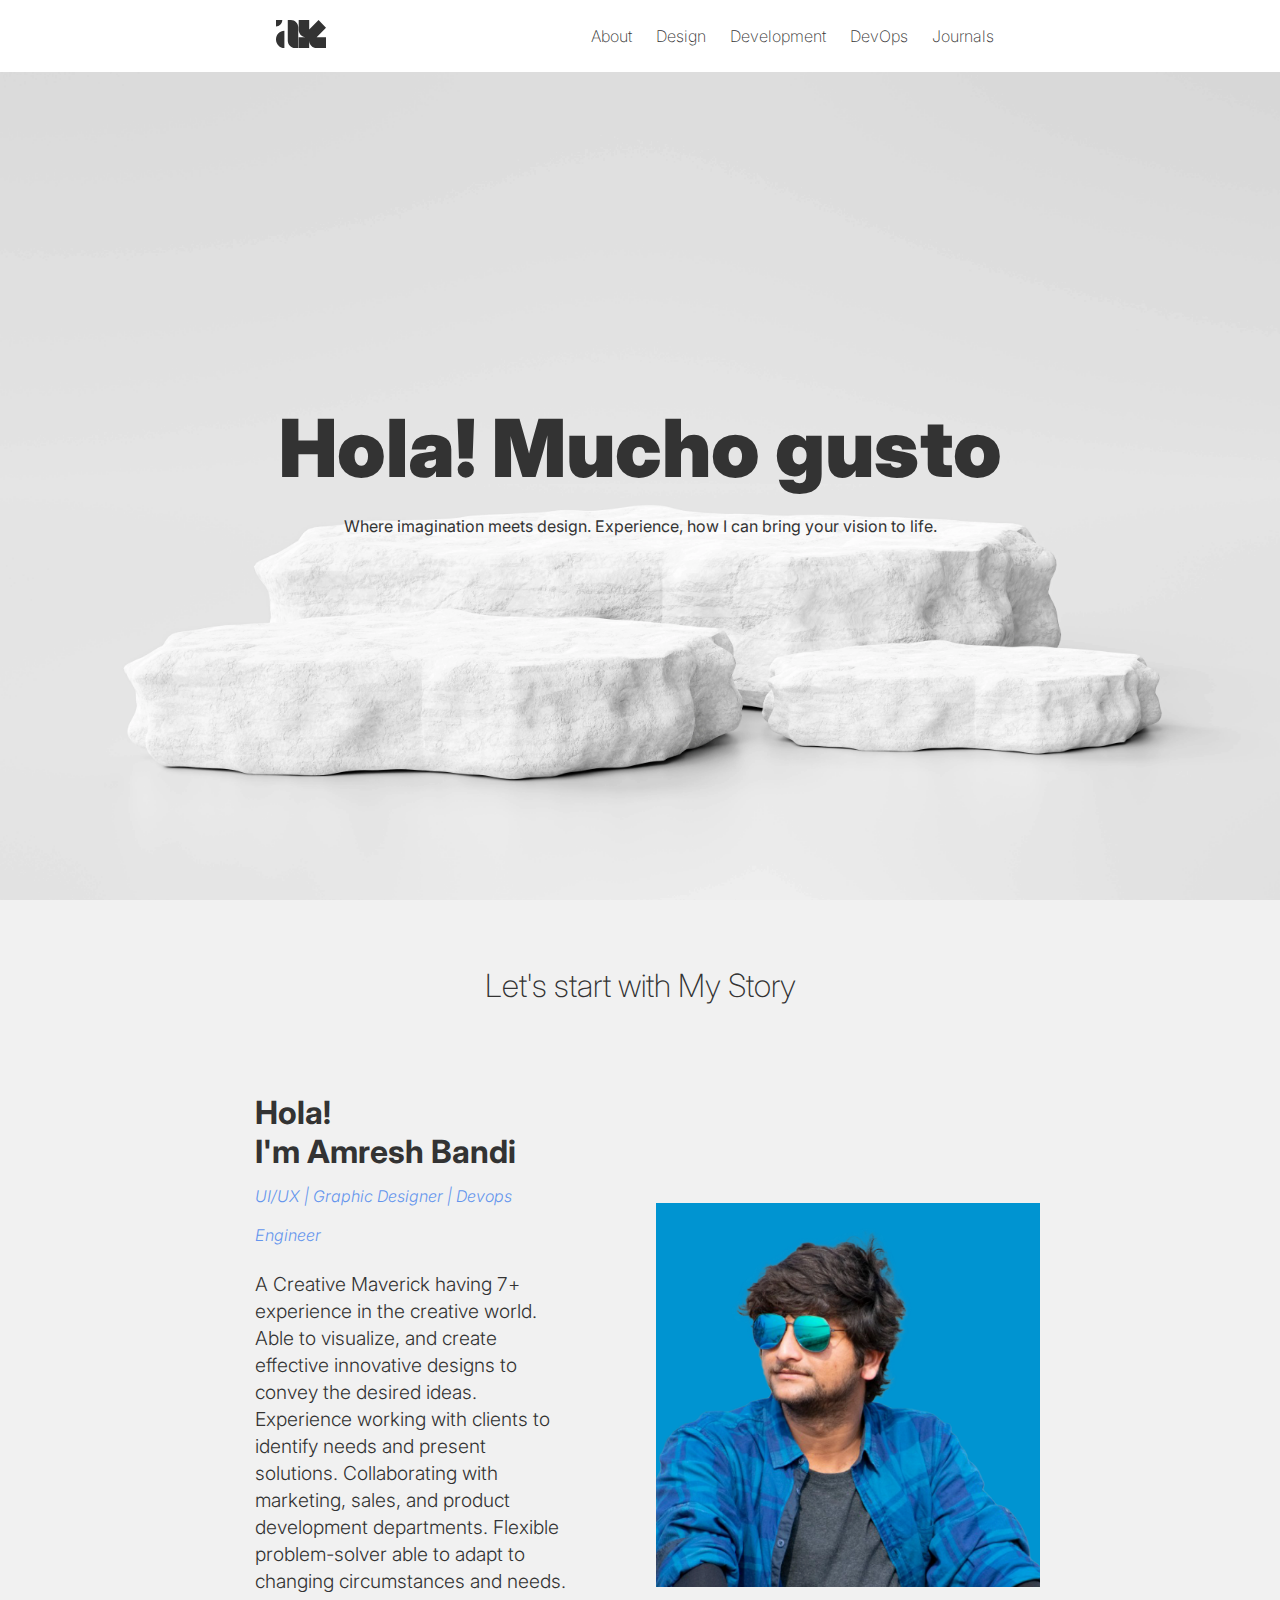
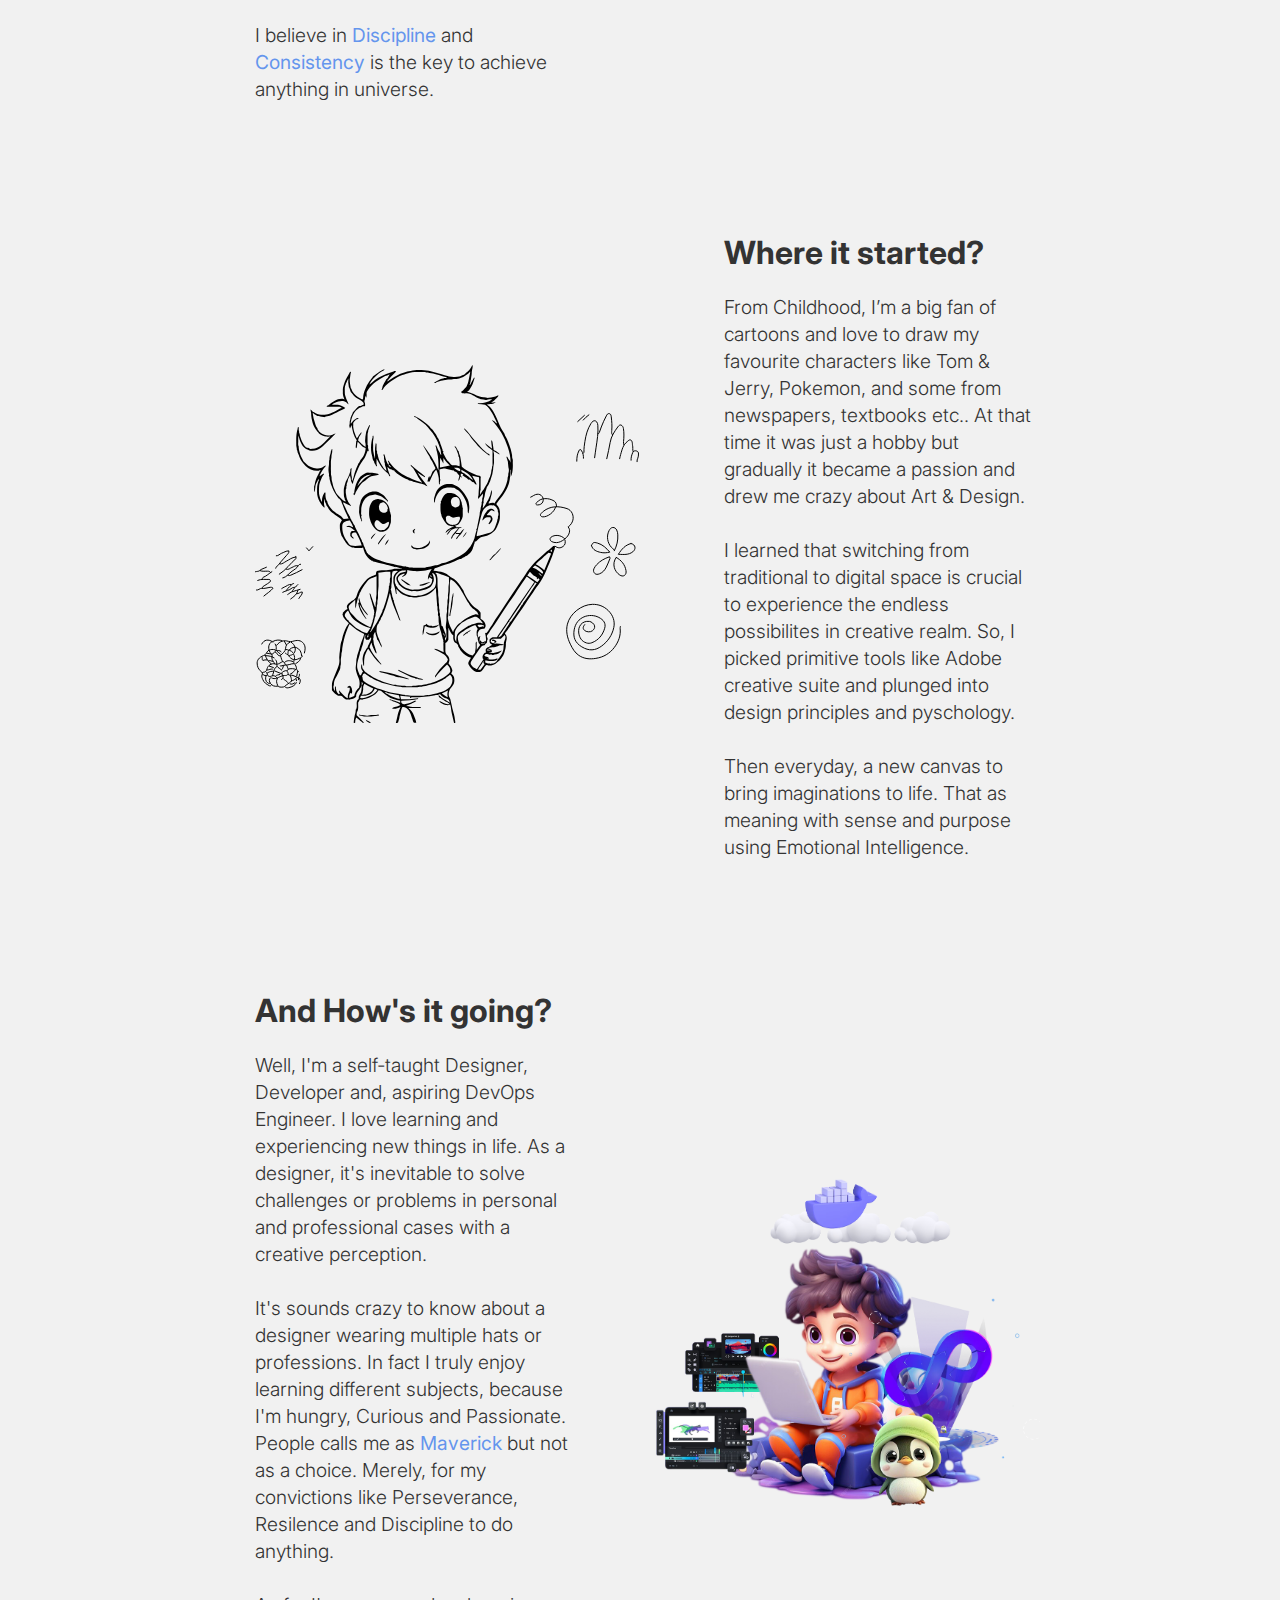
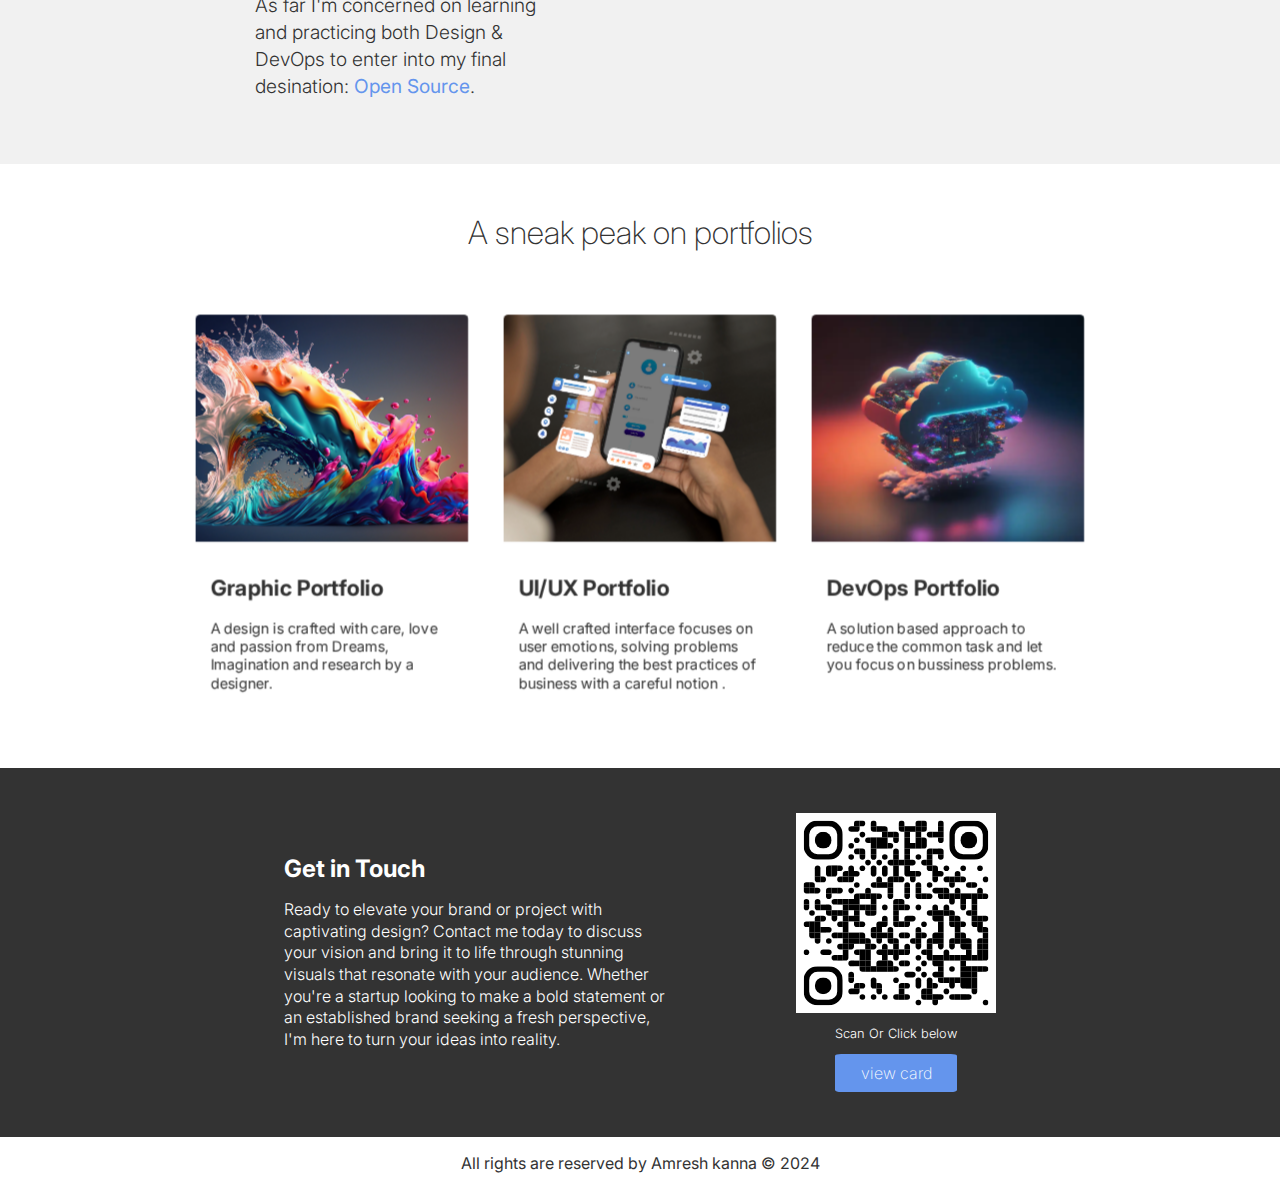
<file: index.html>
<!DOCTYPE html>
<html lang="en">
<head>
  <meta charset="UTF-8">
  <meta name="viewport" content="width=device-width, initial-scale=1.0"> 
  <link rel="apple-touch-icon" sizes="180x180" href="assets/img/favicon_io/apple-touch-icon.png">
  <link rel="icon" type="image/png" sizes="32x32" href="assets/img/favicon_io/favicon-32x32.png">
  <link rel="icon" type="image/png" sizes="16x16" href="assets/img/favicon_io/favicon-16x16.png">
  <link rel="manifest" href="/assets/img/favicon_io/site.webmanifest">
  <link href='https://fonts.googleapis.com/css?family=Inter' rel='stylesheet'>
  <link rel="stylesheet" href="assets/css/style.css">
  <title>Amresh Kanna</title>
</head>
<body class="Wrapper">
  <header>
    <!-- Navigation or menu bar code-->
  <div class="nav">
    <input type="checkbox" id="nav-check">
    <div class="nav-header">
      <div class="nav-title">
        <a href="https://amreshkanna.com/">
       <img src="assets/img/SVG/Logo-Black.svg" alt="logo">
      </a>
      </div>
    </div>
    <div class="nav-btn">
      <label for="nav-check">
        <span></span>
        <span></span>
        <span></span>
      </label>
    </div>
    <div class="nav-links">
      <a href="pages/about.html" target="_self">About</a>
      <a href="pages/design.html" target="_self">Design</a>
      <a href="pages/development.html" target="_self">Development</a>
      <a href="pages/devops.html" target="_self">DevOps</a>
      <a href="pages/journals.html" target="_self">Journals</a>
    </div>
  </div>
<!-- Hero section or big text code -->
  <div class="hero-text">
    <h1>Hola! Mucho gusto</h1>
    <p>Where imagination meets design. Experience, how I can bring your vision to life.</p> 
  </div>
</header>
<!-- Introduction section  -->
<div class="intro-section ">
  <h1>Let's start with My Story</h1>
  <!-- my photo and brief about me -->
  <div class="item1-container">
    <div class="item-left">
     <h1>Hola!<br>I'm Amresh Bandi<br>
    <span> <em> UI/UX | Graphic Designer | Devops Engineer </em> </span>
    </h1>
     <p>
      A Creative Maverick having 7+ experience in the creative world. Able to visualize, and create effective innovative designs to convey the desired ideas. Experience working with clients to identify needs and present solutions. Collaborating with marketing, sales, and product development departments. Flexible problem-solver able to adapt to changing circumstances and needs.
      <br>
      <br>
      I believe in <b>Discipline</b> and <b>Consistency</b> is the key to achieve anything in
      universe.
    </p>
    </div>
    <div class="item-right">
      <img src="assets/img/Profile photo.webp" alt="my profile photo">
    </div>
  </div>
  <!-- My story section -->
  <div class="item2-container">
    <div class="item-left"> <img src="assets/img/SVG/Littleboy.svg" alt="boy with pencil"></div>
    <div class="item-right">
      <h1>Where it started?</h1>
      <p>From Childhood, I’m a big fan of cartoons and love to draw my favourite characters like Tom & Jerry, Pokemon, and some from newspapers, textbooks etc.. At that time it was just a hobby but gradually it became a passion and drew me crazy about Art & Design.
       <br>
      <br>
        I learned that switching from traditional to digital space is crucial to experience the endless possibilites in creative realm. So, I picked primitive tools like Adobe creative suite and plunged into design principles and pyschology.
        <br>
        <br>
        Then everyday, a new canvas to bring imaginations to life. That as meaning with sense and purpose using Emotional Intelligence.
        </p>
    </div>
  </div>
<!-- What's going section -->
  <div class="item3-container">
    <div class="item-left">
     <h1>And How's it going? </h1>
     <p>
      Well, I'm a self-taught Designer, Developer and, aspiring DevOps Engineer. I love learning and  experiencing new things in life. As a designer, it's inevitable to solve challenges or problems in personal and professional cases with a creative perception.
      <br>
      <br>
      It's sounds crazy to know about a designer wearing multiple hats or professions. In fact I truly enjoy learning different subjects, because I'm hungry, Curious and Passionate. People calls me as <b>Maverick</b> but not as a choice. Merely, for my convictions like Perseverance, Resilence and Discipline to do anything.
      <br>
      <br>
      As far I'm concerned on learning and practicing both Design & DevOps to enter into my final desination: <b>Open Source</b>.
    </p>

    </div>
    <div class="item-right">
      <img src="assets/img/boy3dillustration.png" alt="Graphic illustration">
    </div>
  </div>
</div>

<div class="cards-title">
  <h1>A sneak peak on portfolios</h1>
</div>

<!-- Portfolio flip cards section -->
<div class="portfolios">
  <div class="cardContainer inactive">
    <!-- Flip card 1 -->
    <div class="card">
      <div class="side front">
        <div class="img img1"></div>
        <div class="info">
          <h2>Graphic Portfolio</h2>
          <p>A design is crafted with care, love and passion from Dreams, Imagination and research by a designer.</p>
        </div>
      </div>
      <div class="side back">
        <div class="info">
          <h2>At a Glance</h2>
          <ul>
            <li>Logo & Branding</li>
            <li>Marketing Colaterals</li>
            <li>Packaging Design</li>
            <li>Print Media</li>
            <li>illustrations</li>
          </ul>
          <div class="btn">
            <h4>View Portfolio</h4>
            <a href="#">
            <svg fill="#fff" height="24" viewBox="0 0 24 24" width="24" xmlns="http://www.w3.org/2000/svg"><path d="M8.59 16.34l4.58-4.59-4.58-4.59L10 5.75l6 6-6 6z"/><path d="M0-.25h24v24H0z" fill="none"/></svg></a>
          </div>
        </div>
      </div>
    </div>
  </div>
  <!-- flip card two -->
  <div class="cardContainer inactive">
    <div class="card">
      <div class="side front">
        <div class="img img2"></div>
        <div class="info">
          <h2>UI/UX Portfolio</h2>
          <p>A well crafted interface focuses on user emotions, solving problems and delivering the best practices of business with a careful notion .</p>
        </div>
      </div>
      <div class="side back">
        <div class="info">
          <h2>At a glance</h2>
          
          <ul>
            <li>Landing pages</li>
            <li>Login / Signup pages</li>
            <li>Dashboards</li>
            <li>Mobile Apps</li>
            <li>User Research</li>
          </ul>
          <div class="btn">
            <h4>View Portfolio</h4>
            <svg fill="#fff" height="24" viewBox="0 0 24 24" width="24" xmlns="http://www.w3.org/2000/svg"><path d="M8.59 16.34l4.58-4.59-4.58-4.59L10 5.75l6 6-6 6z"/><path d="M0-.25h24v24H0z" fill="none"/></svg>
          </div>
        </div>
      </div>
    </div>
  </div>
  <!-- flip card three -->
  <div class="cardContainer inactive">
    <div class="card">
      <div class="side front">
        <div class="img img3"></div>
        <div class="info">
          <h2>DevOps Portfolio</h2>
          <p>A solution based approach to reduce the common task and let you focus on bussiness problems.</p>
        </div>
      </div>
      <div class="side back">
        <div class="info">
          <h2>At a glance</h2>
          
          <ul>
            <li>Server Administration</li>
            <li>Cloud Solutions</li>
            <li>CI/CD Pipelines</li>
            <li>Security</li>
          </ul>
          <div class="btn">
            <h4>View Portfolio</h4>
            <svg fill="#fff" height="24" viewBox="0 0 24 24" width="24" xmlns="http://www.w3.org/2000/svg"><path d="M8.59 16.34l4.58-4.59-4.58-4.59L10 5.75l6 6-6 6z"/><path d="M0-.25h24v24H0z" fill="none"/></svg>
          </div>
        </div>
      </div>
    </div>
  </div>
  </div>
  <!-- Testimonials -->
  
<!-- Profile container -->
 <div class="Vcontainer">

  <div class="content">
    <h1>Get in Touch</h1>
    <p>Ready to elevate your brand or project with captivating design? Contact me today to discuss your vision and bring it to life through stunning visuals that resonate with your audience. Whether you're a startup looking to make a bold statement or an established brand seeking a fresh perspective, I'm here to turn your ideas into reality.</p>
  </div>
  
  <div class="scanCode">
    <img src="assets/img/SVG/DigitalCard.svg" alt="QR code for Digital Card" height="200" width="200">
    <p> Scan Or Click below</p>
   <a href="https://amreshkanna1.github.io/DigitalCard/" target="_blank">view card</a>
  </div>

</div> 



<footer>
<p>All rights are reserved by Amresh kanna &copy; 2024</p>
</footer>

<!-- Fliping cards script -->
  <script>
    const cards = document.querySelectorAll('.card');
    function transition() {
      if (this.classList.contains('active')) {
        this.classList.remove('active');
      } else {
        this.classList.add('active');
      }
    }
    cards.forEach(card => card.addEventListener('click', transition));
    </script>
    <!-- <script src="assets/js/scripts.js"></script> -->
</body>
</html>
</file>
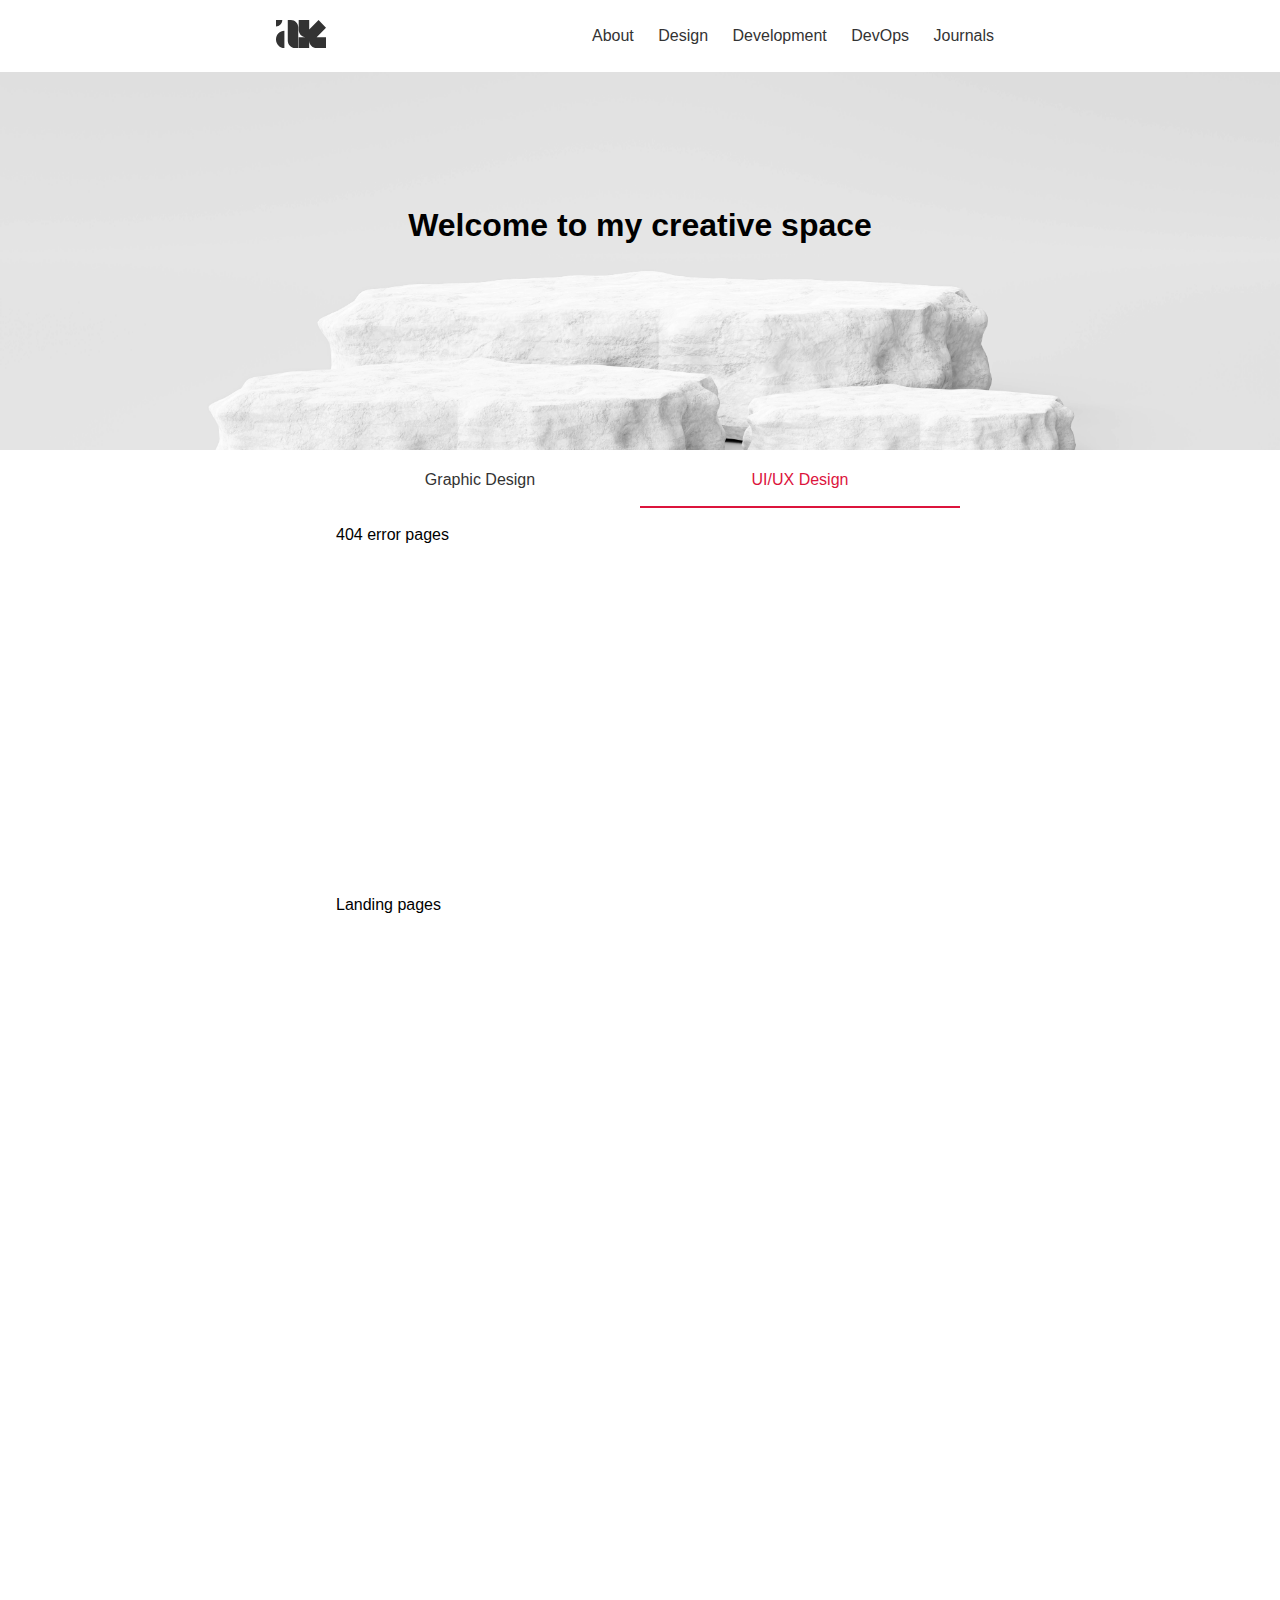
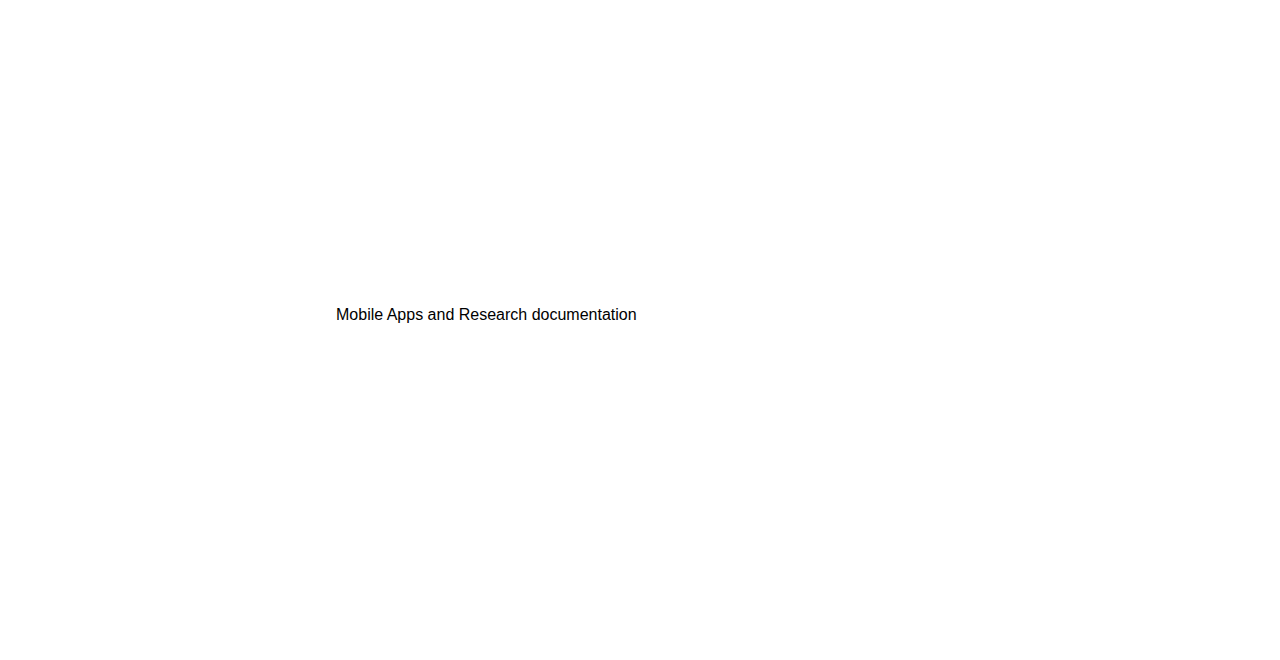
<file: pages/design.html>
<!DOCTYPE html>
<html lang="en">
<head>
  <meta charset="UTF-8">
  <meta name="viewport" content="width=device-width, initial-scale=1.0">
  <link rel="apple-touch-icon" sizes="192x192" href="/assets/img/favicon_io/android-chrome-192x192.png">
  <link rel="apple-touch-icon" sizes="512x512" href="/assets/img/favicon_io/android-chrome-512x512.png">
  <link rel="apple-touch-icon" sizes="180x180" href="/assets/img/favicon_io/apple-touch-icon.png">
  <link rel="icon" type="image/png" sizes="32x32" href="/assets/img/favicon_io/favicon-32x32.png">
  <link rel="icon" type="image/png" sizes="16x16" href="/assets/img/favicon_io/favicon-16x16.png">
  <link rel="manifest" href="/assets/img/favicon_io/site.webmanifest">
  <link href='https://fonts.googleapis.com/css?family=Inter' rel='stylesheet'>
  <link rel="stylesheet" href="/assets/css/design.css">
  <link
  rel="stylesheet"
  href="/assets/css/Mobile.css"
  media="only screen and (min-width: 320px) and (max-width: 768px)"/>
  <title>Design</title>
</head>
<body>
  <header>
    <!-- Navigation or menu bar code-->
  <div class="nav">
    <input type="checkbox" id="nav-check">
    <div class="nav-header">
      <div class="nav-title">
        <a href="https://amreshkanna.com/">
       <img src="/assets/img/SVG/Logo-Black.svg" alt="logo">
      </a>
      </div>
    </div>
    <div class="nav-btn">
      <label for="nav-check">
        <span></span>
        <span></span>
        <span></span>
      </label>
    </div>
    <div class="nav-links">
      <a href="/pages/about.html" target="_self">About</a>
      <a href="/pages/design.html" target="_self">Design</a>
      <a href="/pages/development.html" target="_self">Development</a>
      <a href="/pages/devops.html" target="_self">DevOps</a>
      <a href="/pages/journals.html" target="_self">Journals</a>
    </div>
  </div>
<!-- Hero section or big text code -->
<div class="mytext">
  <h1>Welcome to my creative space</h1>
  <!-- <p>Portfolios information will be present</p>  -->
</div> 
</header>


<!-- Tabs  -->
<div class="tab-wrap">
  <input type="radio" name="tabs" id="tab1" checked>
  <div class="tab-label-content" id="tab1-content">
    <label class="sections"for="tab1">Graphic Design</label>
    <div class="tab-content"> 
      <div class="branding">
        <p>Logo and Branding</p>
        <iframe src="https://www.behance.net/embed/project/169612967?ilo0=1" height="316" width="404" allowfullscreen lazyload frameborder="0" allow="clipboard-write" refererPolicy="strict-origin-when-cross-origin"></iframe>
        <iframe src="https://www.behance.net/embed/project/169310419?ilo0=1" height="316" width="404" allowfullscreen lazyload frameborder="0" allow="clipboard-write" refererPolicy="strict-origin-when-cross-origin"></iframe>
        <iframe src="https://www.behance.net/embed/project/141416321?ilo0=1" height="316" width="404" allowfullscreen lazyload frameborder="0" allow="clipboard-write" refererPolicy="strict-origin-when-cross-origin"></iframe>
      </div>
      <div class="socialmedia">
        <p>Social Media Posts</p>
        <iframe src="https://www.behance.net/embed/project/186611821?ilo0=1" height="316" width="404" allowfullscreen lazyload frameborder="0" allow="clipboard-write" refererPolicy="strict-origin-when-cross-origin"></iframe>
        <iframe src="https://www.behance.net/embed/project/171101099?ilo0=1" height="316" width="404" allowfullscreen lazyload frameborder="0" allow="clipboard-write" refererPolicy="strict-origin-when-cross-origin"></iframe>
        <iframe src="https://www.behance.net/embed/project/149254245?ilo0=1" height="316" width="404" allowfullscreen lazyload frameborder="0" allow="clipboard-write" refererPolicy="strict-origin-when-cross-origin"></iframe>
        <iframe src="https://www.behance.net/embed/project/104279005?ilo0=1" height="316" width="404" allowfullscreen lazyload frameborder="0" allow="clipboard-write" refererPolicy="strict-origin-when-cross-origin"></iframe>
        <iframe src="https://www.behance.net/embed/project/170417571?ilo0=1" height="316" width="404" allowfullscreen lazyload frameborder="0" allow="clipboard-write" refererPolicy="strict-origin-when-cross-origin"></iframe>
        <iframe src="https://www.behance.net/embed/project/191762267?ilo0=1" height="316" width="404" allowfullscreen lazyload frameborder="0" allow="clipboard-write" refererPolicy="strict-origin-when-cross-origin"></iframe>
      </div>
    <div class="character">
       <p>Character Design or illustration</p>
         <iframe src="https://www.behance.net/embed/project/176131113?ilo0=1" height="316" width="404" allowfullscreen lazyload frameborder="0" allow="clipboard-write" refererPolicy="strict-origin-when-cross-origin"></iframe>
    </div>
    <div class="package">
      <p>Package design</p>
      <iframe src="https://www.behance.net/embed/project/161916053?ilo0=1" height="316" width="404" allowfullscreen lazyload frameborder="0" allow="clipboard-write" refererPolicy="strict-origin-when-cross-origin"></iframe>
    </div>

    <div class="posters">
      <p>Poster Designs</p>
      <iframe src="https://www.behance.net/embed/project/150609941?ilo0=1" height="316" width="404" allowfullscreen lazyload frameborder="0" allow="clipboard-write" refererPolicy="strict-origin-when-cross-origin"></iframe>
      <iframe src="https://www.behance.net/embed/project/150871999?ilo0=1" height="316" width="404" allowfullscreen lazyload frameborder="0" allow="clipboard-write" refererPolicy="strict-origin-when-cross-origin"></iframe>





    </div>
    </div>
  </div>
  <input type="radio" name="tabs" id="tab2" checked>
  <div class="tab-label-content" id="tab2-content">
    <label class="sections"for="tab2">UI/UX Design</label>
    <div class="tab-content"> 
     <div class="404pages">
      <p>404 error pages </p>
      <iframe src="https://www.behance.net/embed/project/173338521?ilo0=1" height="316" width="404" allowfullscreen lazyload frameborder="0" allow="clipboard-write" refererPolicy="strict-origin-when-cross-origin"></iframe>
     </div>

     <div class="landingPages">
      <p>Landing pages</p>
      <iframe src="https://www.behance.net/embed/project/182645653?ilo0=1" height="316" width="404" allowfullscreen lazyload frameborder="0" allow="clipboard-write" refererPolicy="strict-origin-when-cross-origin"></iframe>
      <iframe src="https://www.behance.net/embed/project/183150925?ilo0=1" height="316" width="404" allowfullscreen lazyload frameborder="0" allow="clipboard-write" refererPolicy="strict-origin-when-cross-origin"></iframe>
      <iframe src="https://www.behance.net/embed/project/186693905?ilo0=1" height="316" width="404" allowfullscreen lazyload frameborder="0" allow="clipboard-write" refererPolicy="strict-origin-when-cross-origin"></iframe>

     </div>  
     <div class="mobileApps">
      <p>Mobile Apps and Research documentation</p>
      <iframe src="https://www.behance.net/embed/project/184087933?ilo0=1" height="316" width="404" allowfullscreen lazyload frameborder="0" allow="clipboard-write" refererPolicy="strict-origin-when-cross-origin"></iframe>
     </div>  
    </div>
  </div>

  <div class="slide"></div>
  </div>
</body>
</html>
</file>
<file: assets/css/style.css>
@import 'navbar.css';

:root {
  font-family: 'Inter', sans-serif;
}

@supports (font-variation-settings: normal) {
  :root {
    font-family: 'Inter var', sans-serif;
  }
}

* {
  box-sizing: border-box;
}

body {
  margin: 0px;
  font-family: 'inter', sans-serif;
  color: #333;
}

.wrapper {
  display: flex;
  flex-flow: column;
}

header {
  background: url(/assets/img/White-stones.webp);
  width: 100vw;
  height: 100vh;
  background-repeat: no-repeat;
  background-position-x: center;
  background-position-y: center;
  background-size: cover;
  display: flex;
  flex-flow: column;
  flex-wrap: nowrap;
  align-content: space-between;
  justify-content: space-around;
  align-items: center;
}


/* Hero section css */

.hero-text {
  padding-top: 0vh;
  line-height: 10vh;
}

.hero-text h1 {
  font-size: 5em;
  font-weight: 900;
  padding: 0px 20vw;
  width: 100vw;
  color: #333;
  text-align: center;
}

.hero-text p {
  margin-top: -30px;
  line-height: 2vh;
  text-align: center;
}


/* Introduction section */
.intro-section {
  width: 100vw;
  background-color: rgb(241, 241, 241);
  display: flex;
  flex-flow: column;
}

.intro-section>h1 {
  padding: 5vh 0;
  text-align: center;
  font-weight: 200;
}

/* item container 1 and 2 */
.item1-container {
  display: flex;
  align-items: center;
  padding: 0vh 18vw 5vh 18vw;
  gap: 50px;
}

.item2-container {
  display: flex;
  align-items: center;
  padding: 5vh 18vw;
  gap: 50px;
}

.item3-container {
  display: flex;
  align-items: center;
  padding: 5vh 18vw;
  gap: 50px;
}

/* Item left css */
.item-left {
  flex: 100%;
  padding: 0 25px;
}

.item-left h1>span {
  font-size: .5em;
  font-weight: 300;
  color: cornflowerblue;
}

.item-left p {
  font-size: 1.2em;
  font-weight: 300;
  line-height: 3vh;
}

.item-left b {
  color: cornflowerblue
}

.item-left>img {
  width: 30vw;
}

/* Item rightcss */
.item-right {
  flex: 100%;
  padding: 0 10px;
}

.item-right>img {
  width: 30vw;
}

.item-right p {
  font-size: 1.2em;
  font-weight: 300;
  line-height: 3vh;
}

.cards-title h1 {
  text-align: center;
  padding: 3vh 0 0 0;
  font-weight: 200;
}

/* Vcard css */
.Vcontainer {
  display: flex;
  align-items: center;
  justify-content: center;
  padding: 5vh 20vw;
  gap: 10vw;
  background-color: #333;
}

.content {
  color: #fff;
}

.content h1 {
  font-size: 1.5em;
  width: 100%;
}

.content p {
  font-size: 1em;
  font-weight: 300;
  line-height: 2.4vh;
  width: 30vw;
}

.scanCode {
  display: flex;
  flex-direction: column;
  align-items: center;
  justify-content: center;
  color: #fff;
}

.scanCode p {
  font-size: .8em;
  font-weight: 300;
}

.scanCode a {
  text-decoration: none;
  background: cornflowerblue;
  color: #fff;
  font-weight: 200;
  padding: 1vh 2vw;
  border-radius: 5%;
}

.scanCode a:hover {
  color: #333;
  background: #fff;
  transition: all ease-in-out .5s;
}


footer {
  text-align: center;
  color: #333;
}

/* Css cards for portfolios */
.portfolios {
  display: flex;
  justify-content: center;
  flex-wrap: wrap;
  padding-top: 2vh;
  height: 55vh;
}

.cardContainer {
  position: relative;
  width: 300px;
  height: 430px;
  min-width: 300px;
  min-height: 400px;
  margin: 4px;
  perspective: 1000px;
}

.active {
  transform: translateZ(0px) rotateY(180deg) !important;
}

.active:after {
  display: none;
}

.card {
  display: inline-block;
  width: 100%;
  height: 100%;
  cursor: pointer;
  /* backface-visibility: hidden; */
  /* -moz-backface-visibility: hidden; */
  transform-style: preserve-3d;
  transform: translateZ(-100px);
  transition: all 0.4s cubic-bezier(0.165, 0.84, 0.44, 1);
}

.card:after {
  content: "";
  position: absolute;
  z-index: -1;
  width: 100%;
  height: 100%;
  border-radius: 5px;
  box-shadow: 0 14px 50px -4px rgba(0, 0, 0, 0.15);
  opacity: 0;
  transition: all 0.6s cubic-bezier(0.165, 0.84, 0.44, 1.4);
}

.card:hover {
  transform: translateZ(0px);
}

.card:hover:after {
  opacity: 1;
}

.card .side {
  -webkit-backface-visibility: hidden;
  backface-visibility: hidden;
  position: absolute;
  width: 100%;
  height: 100%;
  border-radius: 5px;
  background-color: white;
}

.card .front {
  z-index: 2;
}

.card .back {
  transform: rotateY(180deg);
}

.card .info {
  padding: 16px;
}

.front .img {
  background-color: #dadce2;
  background-position: center;
  background-size: cover;
  border-radius: 5px 5px 0 0;
  width: 100%;
  height: 250px;
}

.front .img1 {
  background-image: url(/assets/img/colorsplash.webp);
}

.front .img2 {
  background-image: url(/assets/img/Ui:ux.webp);
}

.front .img3 {
  background-image: url(/assets/img/DevOps.webp);
}

.back {
  position: relative;
}

.back h2 {
  margin-top: 6px;
  margin-bottom: 18px;
}

.back .reviews {
  display: flex;
  align-items: center;
  margin-bottom: 12px;
  cursor: pointer;
}

.back .reviews p {
  color: #c4c4c4;
  font-weight: 300;
  margin: 1px 0 0 6px;
  transition: 0.3s ease-in-out;
}

.back .reviews:hover p {
  color: #555;
}

.back li {
  line-height: 22px;
  margin: 2px 0 6px 0;
}

.back .btn {
  position: absolute;
  bottom: 16px;
  width: calc(100% - 32px);
  height: 56px;
  display: flex;
  align-items: center;
  justify-content: center;
  color: #fff;
  background-color: #101010;
  background: #000;
  border-radius: 5px;
  cursor: pointer;
}

.back .btn:hover h4 {
  transform: translateX(0px);
}

.back .btn:hover svg {
  transform: translateX(0px);
  opacity: 1;
}

.back .btn h4 {
  transform: translateX(12px);
  transition: transform 0.3s ease-out;
}

.back .btn svg {
  margin: 1px 0 0 4px;
  transform: translateX(-8px);
  opacity: 0;
  transition: all 0.3s ease-out;
}

/* Close  */
/* Media queries */

@media screen and (max-width:800px) {

  /* Hero section content*/
  header {
    height: 80vh;
  }

  header .hero-text {
    padding-top: 0vh;
    line-height: 4vh;
  }

  .hero-text>h1 {
    font-size: 2em;
    width: 100vw;
    padding: 10px;
  }

  .hero-text>p {
    font-size: .9em;
    padding: 25px;
    line-height: 1.5;
    font-weight: 200;
  }

  /* Intro section css */
  .intro-section>h1 {
    padding: 2vh 0;
    font-size: 1.5em;
    font-weight: 700;
  }

  .item1-container {
    display: flex;
    align-items: center;
    padding: 2vh 4vw;
    flex-wrap: wrap-reverse;
    gap: 10px;
  }

  .item2-container {
    display: flex;
    align-items: center;
    padding: 2vh 4vw;
    flex-wrap: wrap;
    gap: 10px;
  }

  .item3-container {
    display: flex;
    align-items: center;
    padding: 2vh 4vw;
    flex-wrap: wrap-reverse;
    gap: 10px;
  }

  /* Item left css */
  .item-left {
    flex: 100%;
    padding: 10px;
  }

  .item-left h1>span {
    font-size: .5em;
    font-weight: 300;
  }

  .item-left h1 {
    font-size: 1.5em;
    width: 100%;
    /* text-align: center; */
  }

  .item-left p {
    font-size: 1em;
    font-weight: 300;
    line-height: 3vh;
  }

  .item-left img {
    width: 75vw;
  }

  /* Item rightcss */
  .item-right {
    flex: 100%;
    padding: 0 8px;
  }

  .item-right img {
    width: 90vw;
    padding: 0;
  }

  .item-right h1 {
    font-size: 1.5em;
    width: 100%;
    /* text-align: center; */
  }

  .item-right p {
    font-size: 1em;
    font-weight: 300;
    line-height: 3vh;
  }

  /* Portfolios section */
  .portfolios {
    padding-top: 10vh;
  }

  .cards-title h1 {
    font-size: 1.5em;
    font-weight: 500;
  }

  /* Get in touch */

  .Vcontainer {
    margin-top: 140vh;
    display: flex;
    align-items: center;
    justify-content: center;
    flex-wrap: wrap;
  }

  .content {
    flex: 100%;
  }

  .content h1 {
    font-size: 1.5em;
    width: 100%;
    text-align: center;
  }

  .content p {
    font-size: 1em;
    font-weight: 300;
    line-height: 1.5;
    width: 80vw;
    /* text-align: justify; */
  }

  .scanCode {
    flex: 100%;
    padding: 0 8px;
    text-align: center;
  }

  .scanCode a {
    width: 50vw;
  }

  footer {
    font-size: .8em;
  }

}
</file>
<file: assets/css/design.css>
@import '/assets/css/navbar.css';


* {
  box-sizing: border-box;
}

:root {
  font-family: 'Inter', sans-serif;
}

@supports (font-variation-settings: normal) {
  :root {
    font-family: 'Inter var', sans-serif;
  }
}

body {
  margin: 0;
  padding: 0;
}

header {
  background: url(/assets/img/White-stones.jpg);
  width: 100vw;
  height: 50vh;
  background-repeat: no-repeat;
  background-position-x: center;
  background-position-y: center;
  background-size: cover;
  display: flex;
  flex-flow: column;
  flex-wrap: nowrap;
  align-content: space-between;
  justify-content: space-around;
  align-items: center;
}


/* Tabs css */

.tab-wrap {
  width: 50%;
  position: relative;
  display: flex;
  top: 0px;
  margin: 0 25vw;
  align-content: space-between;
  justify-content: space-around;
  align-items: center;
}

input[type=radio][name=tabs] {
  position: absolute;
  z-index: -1;
}

input[type=radio][name=tabs]:checked+.tab-label-content label {
  /* color: white; */
  color: crimson;
}

input[type=radio][name=tabs]:checked+.tab-label-content .tab-content {
  display: block;
}

input[type=radio][name=tabs]:nth-of-type(1):checked~.slide {
  left: calc((100% / 2) * 0);
}

input[type=radio][name=tabs]:nth-of-type(2):checked~.slide {
  left: calc((100% / 2) * 1);
}


input[type=radio][name=tabs]:first-of-type:checked~.slide {
  left: 0;
}

.sections {
  cursor: pointer;
  color: #333;
  background-color: #ffffff;
  box-sizing: border-box;
  display: inline-flex;
  align-items: center;
  justify-content: center;
  text-align: center;
  height: 60px;
  transition: color 0.2s ease;
  width: 100%;
}

.slide {
  background: crimson;
  width: calc(100% / 2);
  height: 2px;
  position: absolute;
  left: 0;
  top: calc(100% - 4px);
  transition: left 0.3s ease-out;
}

.tab-label-content {
  width: 100%;
}

.tab-label-content .tab-content {
  position: absolute;
  top: 60px;
  left: 16px;
  right: 16px;
  display: none;
}
</file>
<file: assets/css/Mobile.css>
/* About page css */
.profileSection {
  width: 100vw;
  height: auto;
  padding: 0 0vw;
  display: flex;
  flex-direction: column;
  background: none;
  margin-top: 100px;
}

.profileSection .info {
  flex: 100%;
  width: 100vw;
  padding: 2vh 6vw;
}

.profileSection .scanCode {
  flex: 100%;
  width: 100vw;
  padding: 2vh 6vw;
  margin-top: 0px;
}

.scanCode p {
  font-size: .8rem;
}

/* Tabs content */
.tab-wrap {
  width: 100vw;
  position: relative;
  display: flex;
  top: 0px;
  margin: 0 2vw;
  align-content: space-between;
  justify-content: space-around;
  align-items: center;
}

.stickers {
  font-size: .8rem;
  padding: 0 1vw;
}

.tab-content p {
  font-size: .8rem;
}

.work {
  margin-top: 55vh;
  display: flex;
  flex-flow: row;
  flex-direction: column;
  width: 100%;
  height: 400px;
  padding: 0 0vw;
}

.experience {
  padding: 1vh;
}

.education {
  padding: 1vh;
}

.myActions {
  margin-top: 30vh;
  width: 100vw;
  padding: 1vh;
}

.myActions ol li {
  font-size: .8rem;
}

.abilities {
  margin-top: 12vh;
  width: 100vw;
  padding: 0 2vw;
}

.creativeSuite img {
  width: 10vw;
  filter: grayscale(1);
}

.devops {
  width: 100%;
}

.devops p {
  font-size: .8rem;
}

/* Design page css */
</file>
